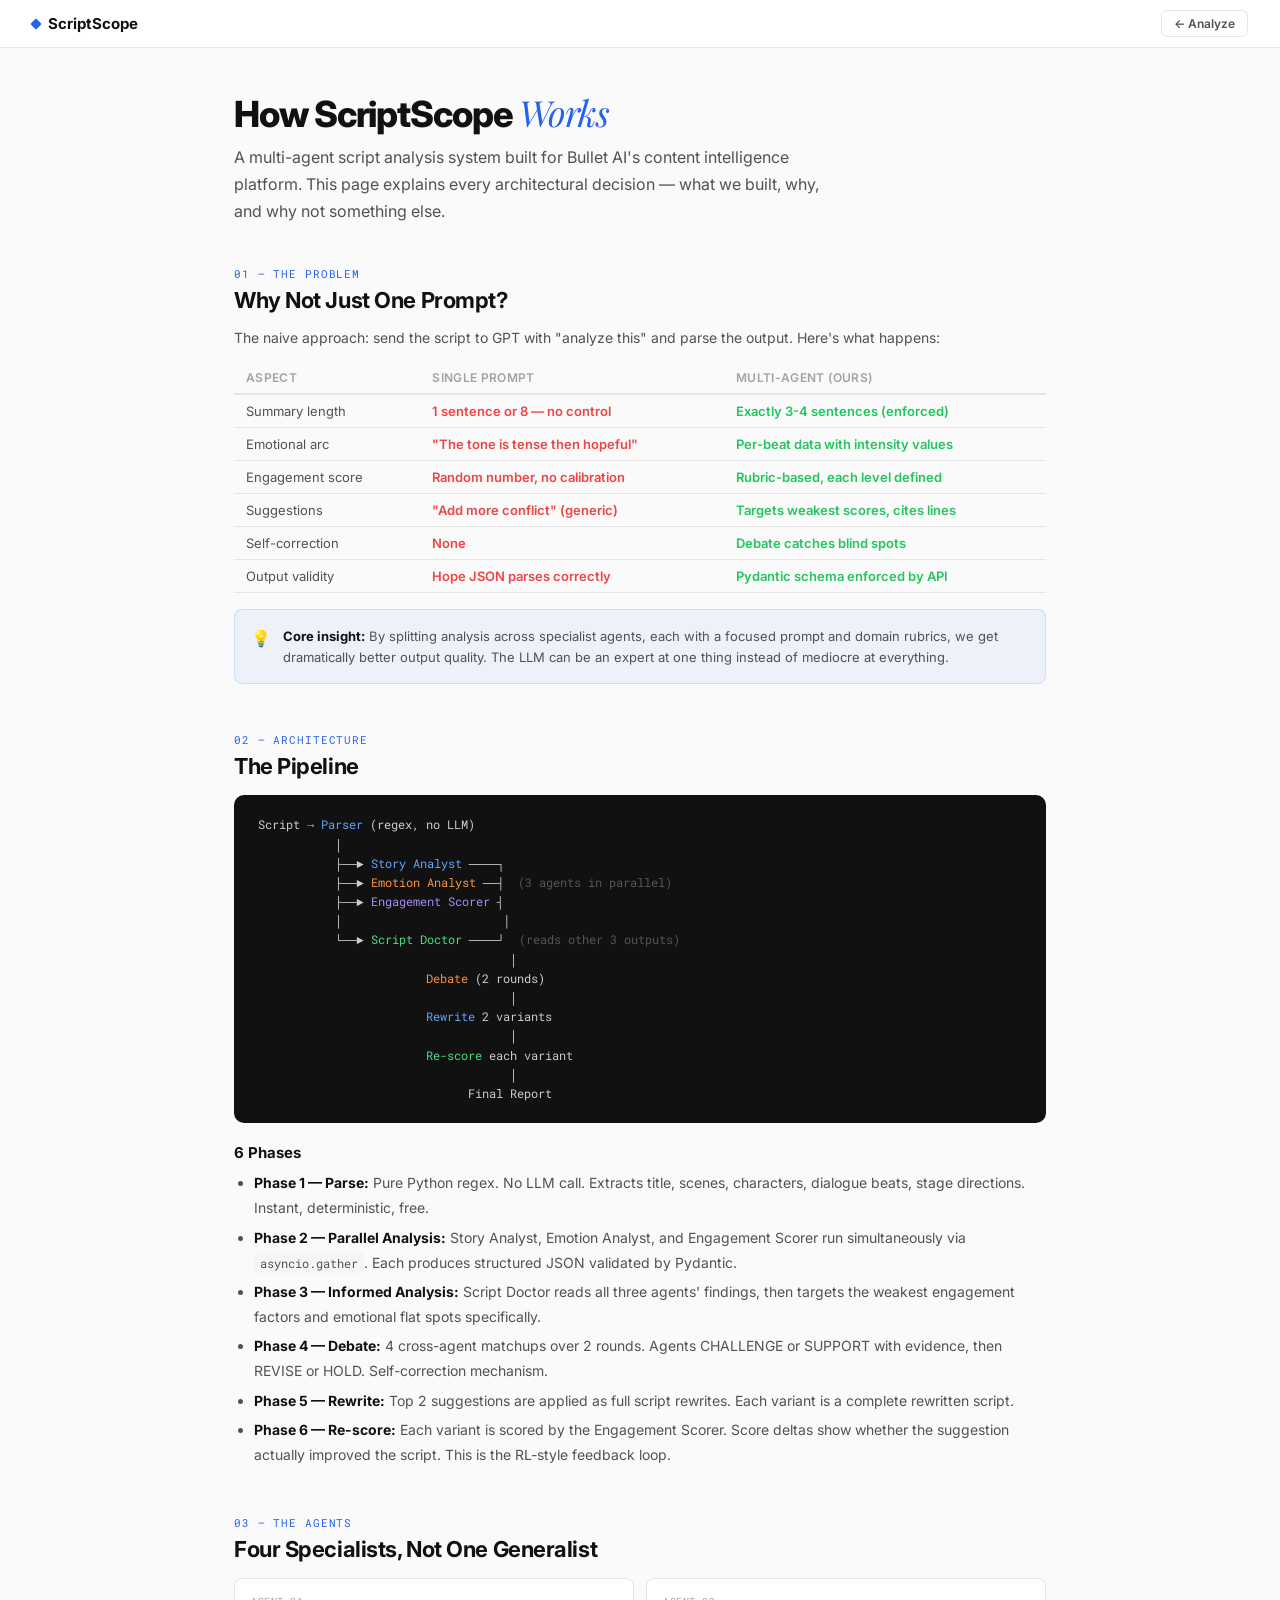
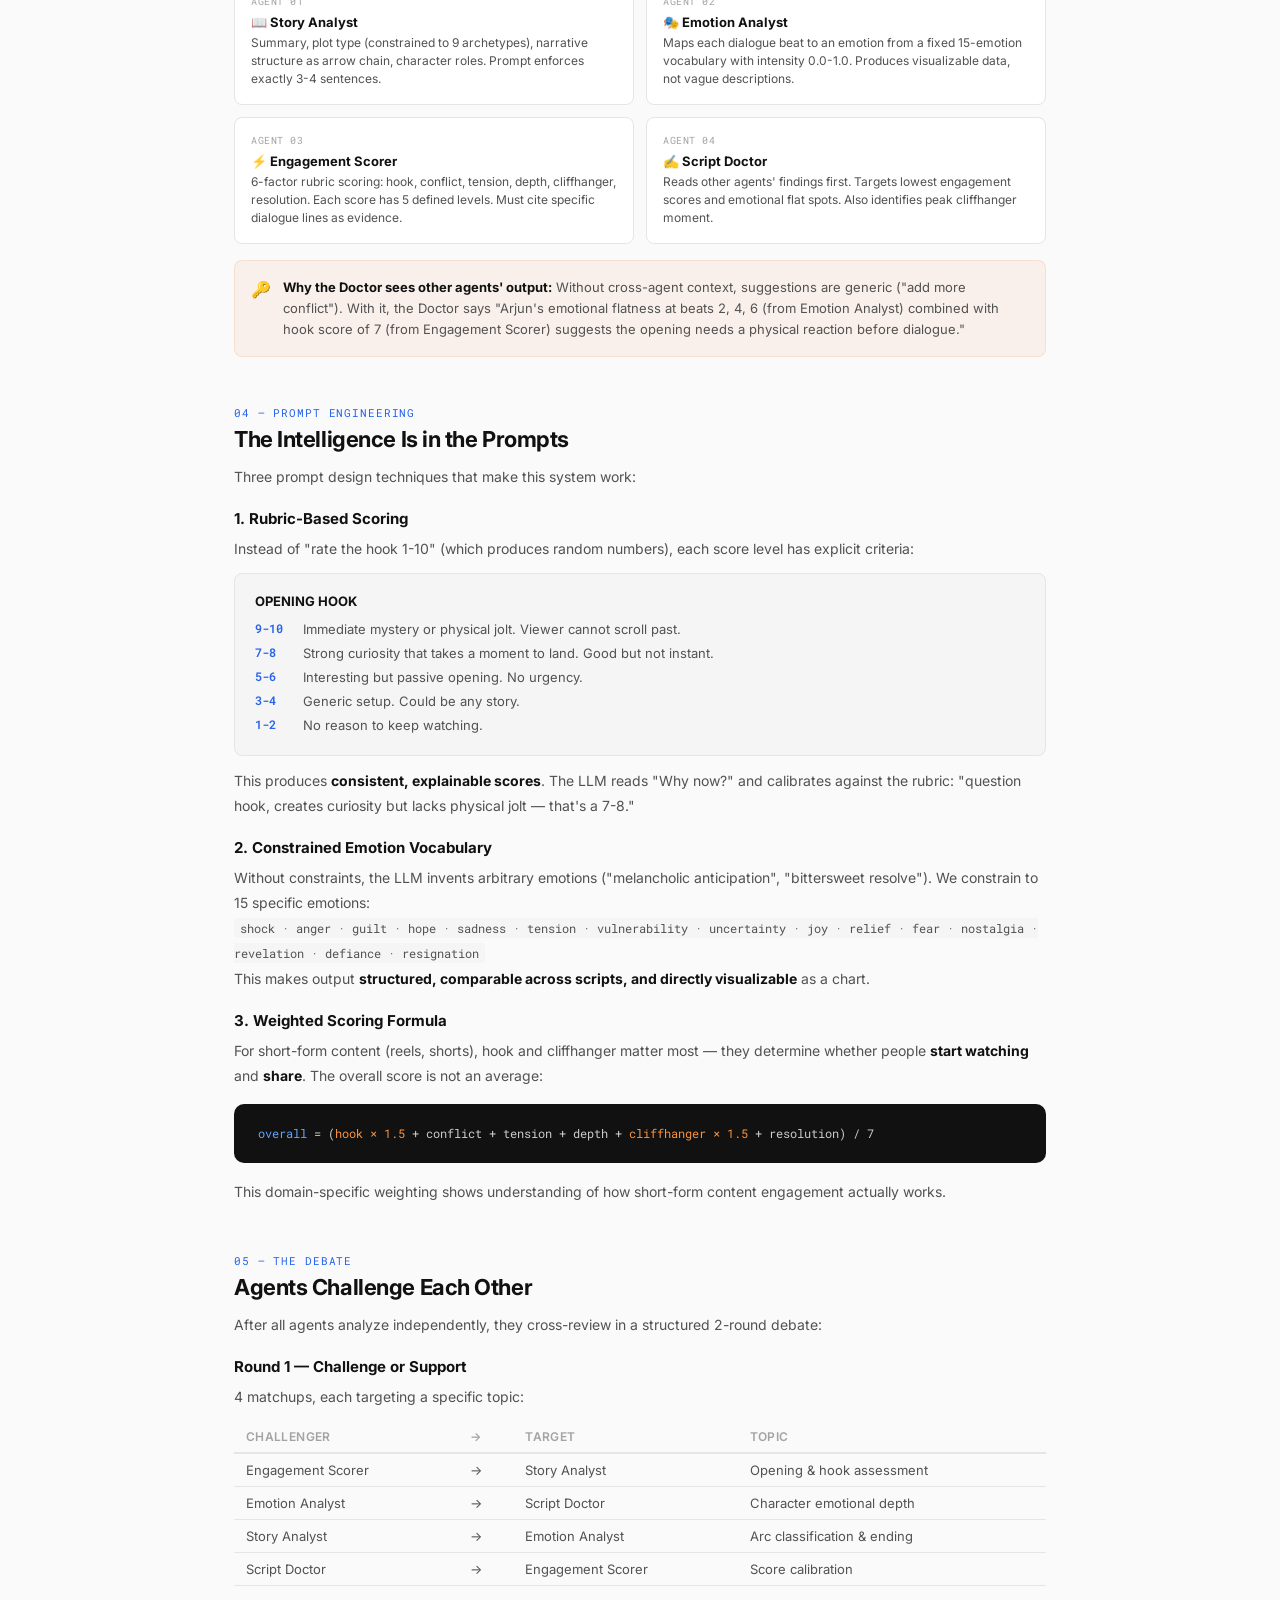
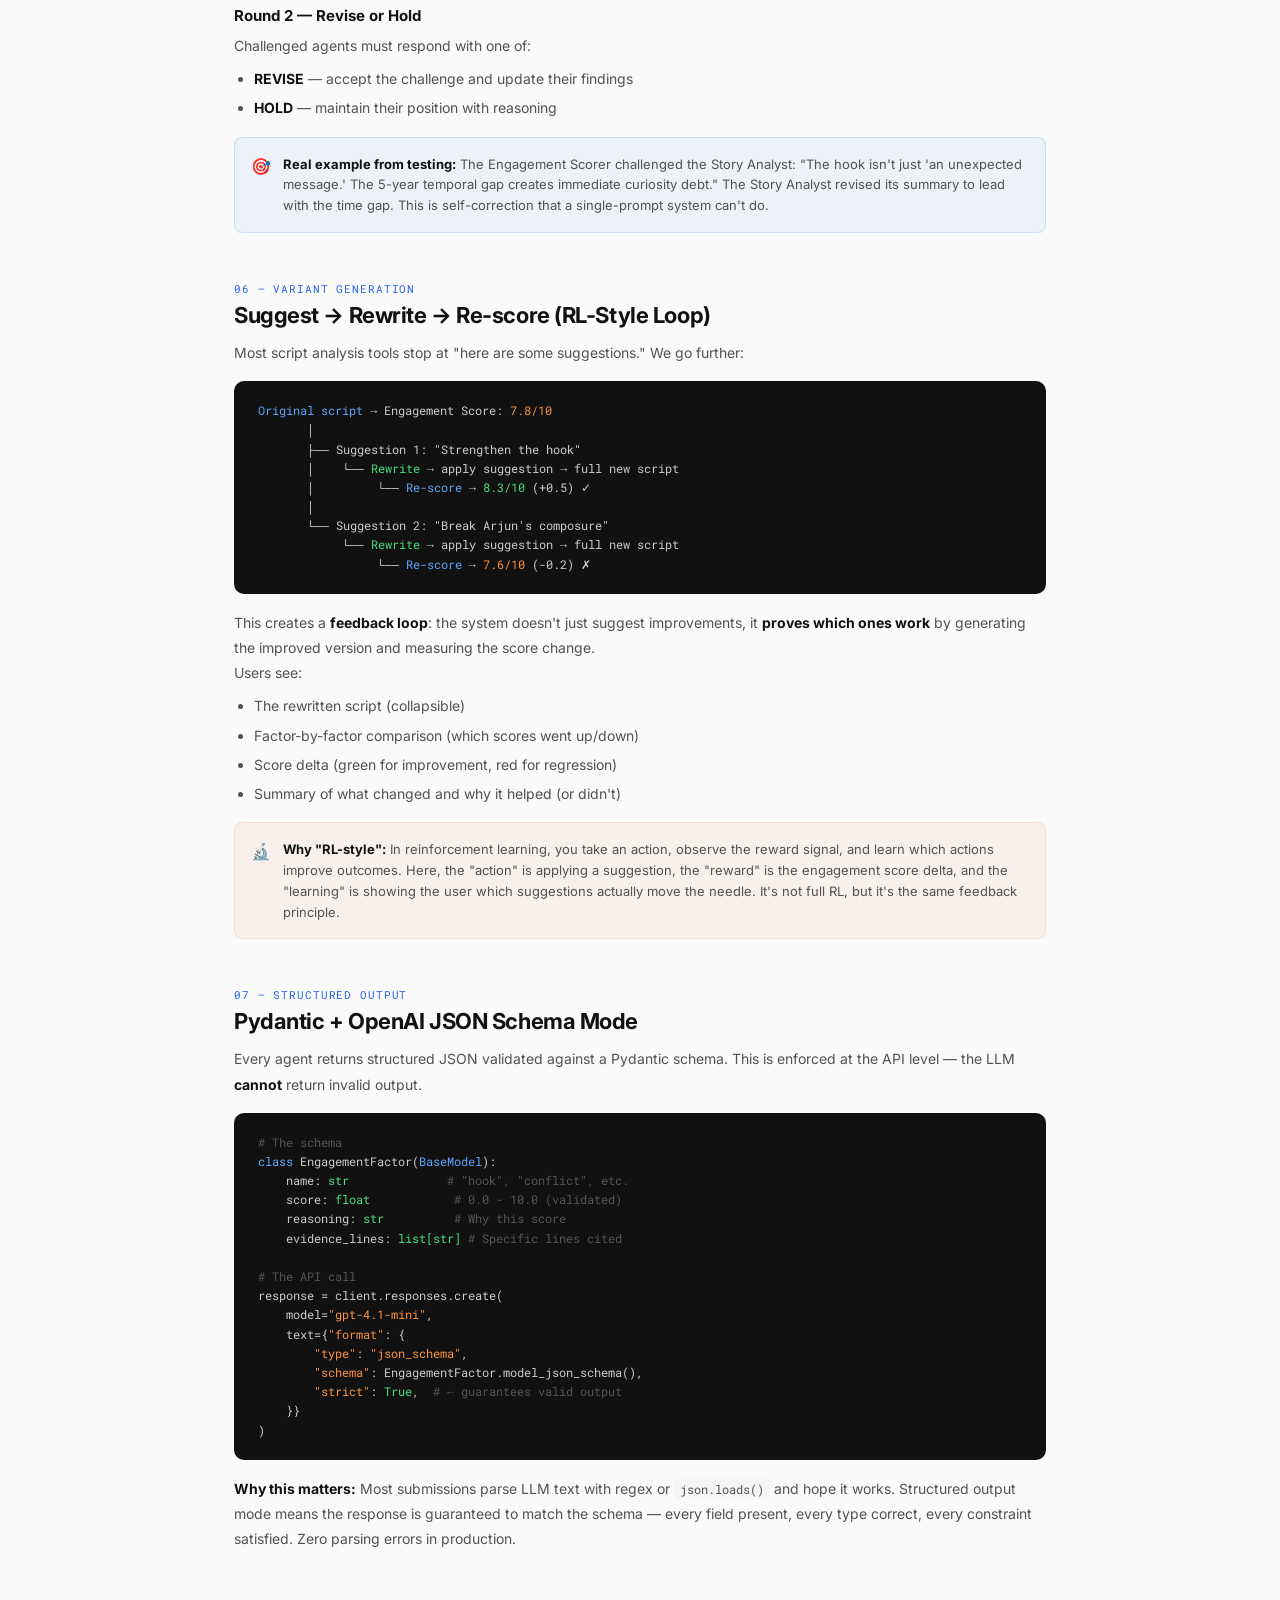
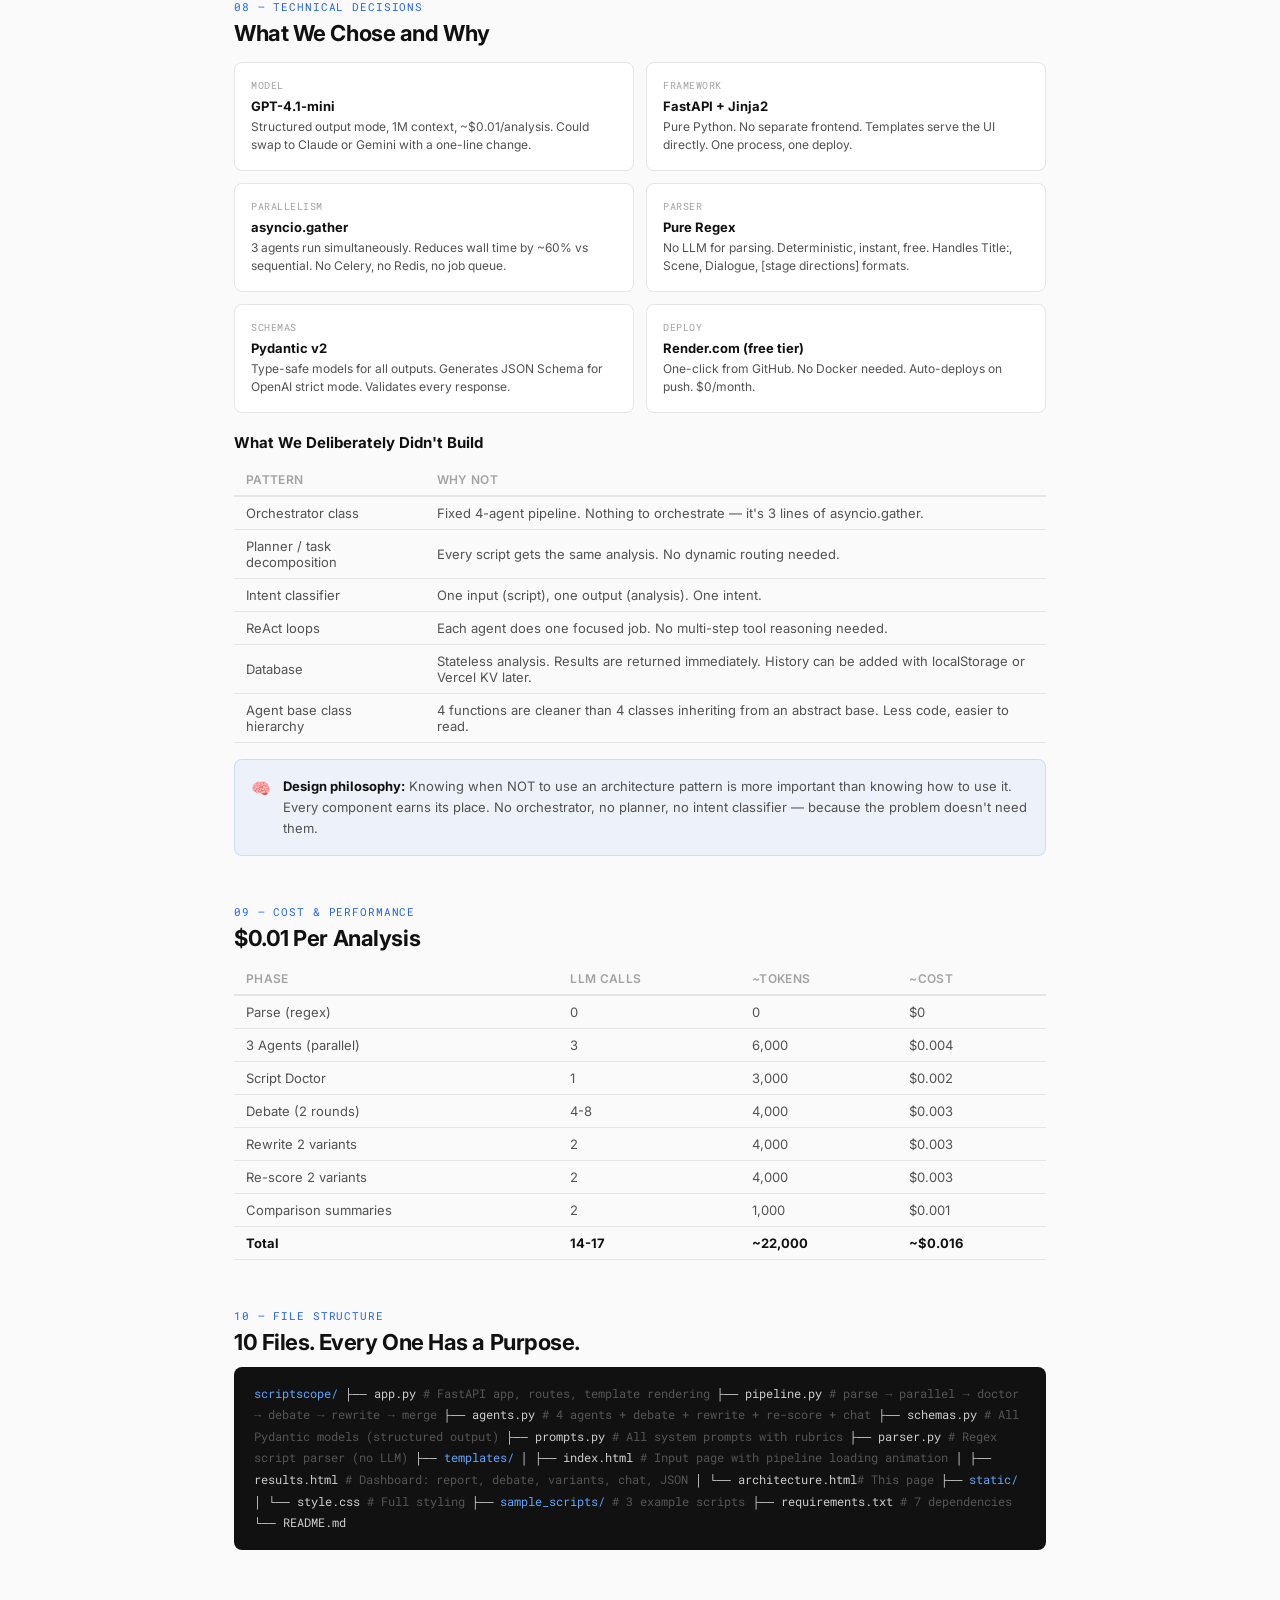
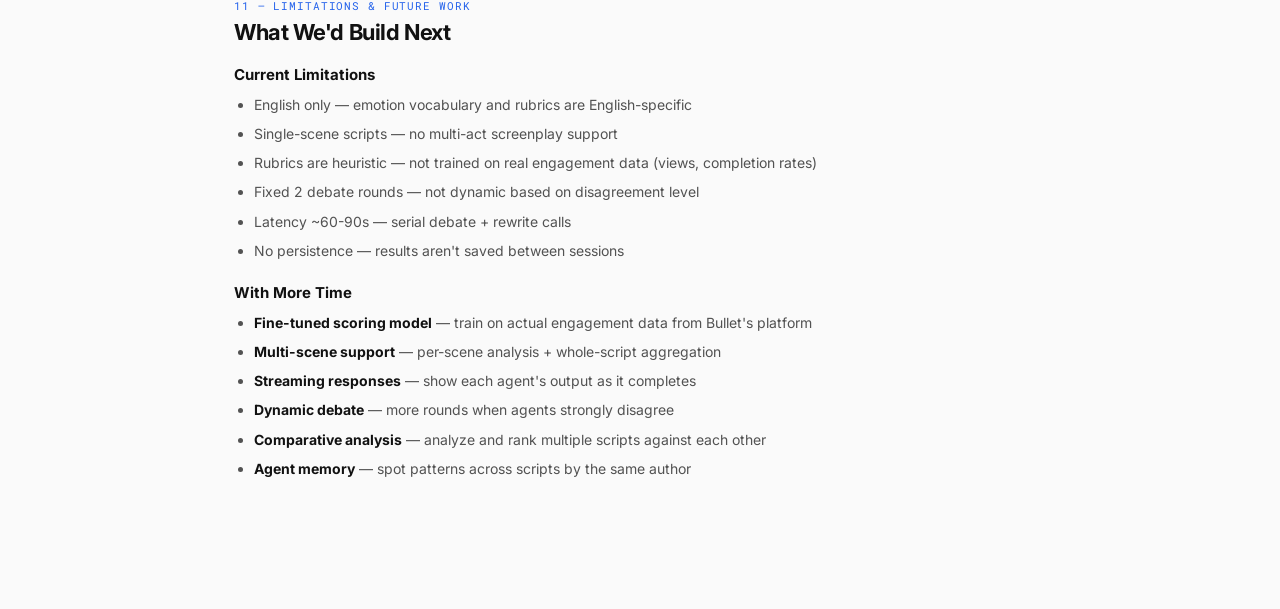
<file: templates/architecture.html>
<!DOCTYPE html>
<html lang="en">
<head>
<meta charset="UTF-8">
<meta name="viewport" content="width=device-width, initial-scale=1.0">
<title>ScriptScope — Architecture & Design</title>
<link href="https://fonts.googleapis.com/css2?family=Inter:wght@300;400;500;600;700;800&family=Roboto+Mono:wght@300;400;500&family=Playfair+Display:ital,wght@0,400;0,700;1,400&display=swap" rel="stylesheet">
<link rel="stylesheet" href="/static/style.css">
<style>
  .arch-page { max-width: 860px; margin: 0 auto; padding: 40px 24px 80px; }
  .arch-page h1 { font-size: 36px; font-weight: 800; letter-spacing: -.03em; margin-bottom: 8px; }
  .arch-page h1 em { font-family: 'Playfair Display', serif; font-style: italic; color: var(--blue); font-weight: 400; }
  .arch-page > p.lead { font-size: 16px; color: var(--text2); line-height: 1.7; margin-bottom: 40px; max-width: 600px; }

  .arch-section { margin-bottom: 48px; }
  .arch-section .s-num { font-family: 'Roboto Mono', monospace; font-size: 11px; color: var(--blue); letter-spacing: .08em; margin-bottom: 6px; }
  .arch-section h2 { font-size: 22px; font-weight: 700; letter-spacing: -.02em; margin-bottom: 12px; }
  .arch-section h3 { font-size: 15px; font-weight: 700; margin: 20px 0 8px; }
  .arch-section p, .arch-section li { font-size: 14px; color: var(--text2); line-height: 1.8; }
  .arch-section ul { padding-left: 20px; margin: 8px 0; }
  .arch-section li { margin-bottom: 4px; }
  .arch-section strong { color: var(--text); }
  .arch-section code { font-family: 'Roboto Mono', monospace; font-size: 12px; background: var(--panel); padding: 2px 6px; border-radius: 4px; }

  /* Diagram blocks */
  .diagram {
    background: var(--dark); color: #ccc; padding: 20px 24px; border-radius: 10px;
    font-family: 'Roboto Mono', monospace; font-size: 12px; line-height: 1.6;
    overflow-x: auto; margin: 16px 0; white-space: pre;
  }
  .diagram .hl-blue { color: #60a5fa; }
  .diagram .hl-green { color: #4ade80; }
  .diagram .hl-coral { color: #fb923c; }
  .diagram .hl-purple { color: #a78bfa; }
  .diagram .hl-dim { color: #555; }

  /* Decision cards */
  .decision-grid { display: grid; grid-template-columns: 1fr 1fr; gap: 12px; margin: 16px 0; }
  .decision-card {
    padding: 16px; border: 1px solid var(--border); border-radius: 8px;
    background: var(--white); transition: all .15s;
  }
  .decision-card:hover { border-color: var(--blue); }
  .decision-card .dc-label { font-family: 'Roboto Mono', monospace; font-size: 10px; color: var(--text3); text-transform: uppercase; letter-spacing: .05em; margin-bottom: 6px; }
  .decision-card h4 { font-size: 13px; font-weight: 700; margin-bottom: 4px; }
  .decision-card p { font-size: 12px; color: var(--text2); line-height: 1.5; }

  /* Comparison table */
  .cmp-table { width: 100%; border-collapse: collapse; margin: 12px 0; font-size: 13px; }
  .cmp-table th { text-align: left; font-weight: 600; padding: 8px 12px; border-bottom: 2px solid var(--border); font-size: 12px; color: var(--text3); text-transform: uppercase; letter-spacing: .03em; }
  .cmp-table td { padding: 8px 12px; border-bottom: 1px solid var(--border); color: var(--text2); }
  .cmp-table tr:hover td { background: var(--panel); }
  .cmp-table .good { color: var(--green); font-weight: 600; }
  .cmp-table .bad { color: var(--red); font-weight: 600; }

  /* Rubric example */
  .rubric-block {
    background: var(--panel); border: 1px solid var(--border); border-radius: 8px;
    padding: 16px 20px; margin: 12px 0; font-size: 13px; line-height: 1.7;
  }
  .rubric-block .rb-title { font-weight: 700; margin-bottom: 6px; }
  .rubric-block .rb-level { display: flex; gap: 8px; margin: 2px 0; }
  .rubric-block .rb-score { font-family: 'Roboto Mono', monospace; font-size: 12px; font-weight: 600; min-width: 40px; color: var(--blue); }
  .rubric-block .rb-desc { color: var(--text2); }

  /* File tree */
  .file-tree {
    background: var(--dark); color: #ccc; padding: 16px 20px; border-radius: 8px;
    font-family: 'Roboto Mono', monospace; font-size: 12px; line-height: 1.8; margin: 12px 0;
  }
  .file-tree .ft-dir { color: #60a5fa; }
  .file-tree .ft-file { color: #ccc; }
  .file-tree .ft-desc { color: #555; }

  /* Callout */
  .callout {
    display: flex; gap: 12px; padding: 16px; border-radius: 8px;
    margin: 16px 0; font-size: 13px; line-height: 1.6;
  }
  .callout-blue { background: var(--blue-bg); border: 1px solid var(--blue-border); }
  .callout-coral { background: var(--coral-bg); border: 1px solid rgba(232,112,64,.15); }
  .callout-icon { font-size: 16px; flex-shrink: 0; }
  .callout-text { color: var(--text2); }
  .callout-text strong { color: var(--text); }

  @media (max-width: 700px) {
    .decision-grid { grid-template-columns: 1fr; }
  }
</style>
</head>
<body>

<nav class="nav">
  <a href="/" class="nav-logo"><div class="d"></div> ScriptScope</a>
  <div class="nav-right">
    <a href="/" class="btn btn-sm">← Analyze</a>
  </div>
</nav>

<div class="arch-page">

  <h1>How ScriptScope <em>Works</em></h1>
  <p class="lead">A multi-agent script analysis system built for Bullet AI's content intelligence platform. This page explains every architectural decision — what we built, why, and why not something else.</p>

  <!-- ============================================ -->
  <!-- SECTION 1: THE PROBLEM -->
  <!-- ============================================ -->
  <div class="arch-section">
    <div class="s-num">01 — THE PROBLEM</div>
    <h2>Why Not Just One Prompt?</h2>
    <p>The naive approach: send the script to GPT with "analyze this" and parse the output. Here's what happens:</p>

    <table class="cmp-table">
      <tr><th>Aspect</th><th>Single Prompt</th><th>Multi-Agent (ours)</th></tr>
      <tr><td>Summary length</td><td class="bad">1 sentence or 8 — no control</td><td class="good">Exactly 3-4 sentences (enforced)</td></tr>
      <tr><td>Emotional arc</td><td class="bad">"The tone is tense then hopeful"</td><td class="good">Per-beat data with intensity values</td></tr>
      <tr><td>Engagement score</td><td class="bad">Random number, no calibration</td><td class="good">Rubric-based, each level defined</td></tr>
      <tr><td>Suggestions</td><td class="bad">"Add more conflict" (generic)</td><td class="good">Targets weakest scores, cites lines</td></tr>
      <tr><td>Self-correction</td><td class="bad">None</td><td class="good">Debate catches blind spots</td></tr>
      <tr><td>Output validity</td><td class="bad">Hope JSON parses correctly</td><td class="good">Pydantic schema enforced by API</td></tr>
    </table>

    <div class="callout callout-blue">
      <span class="callout-icon">💡</span>
      <div class="callout-text"><strong>Core insight:</strong> By splitting analysis across specialist agents, each with a focused prompt and domain rubrics, we get dramatically better output quality. The LLM can be an expert at one thing instead of mediocre at everything.</div>
    </div>
  </div>

  <!-- ============================================ -->
  <!-- SECTION 2: ARCHITECTURE -->
  <!-- ============================================ -->
  <div class="arch-section">
    <div class="s-num">02 — ARCHITECTURE</div>
    <h2>The Pipeline</h2>

    <div class="diagram">Script → <span class="hl-blue">Parser</span> (regex, no LLM)
           │
           ├──► <span class="hl-blue">Story Analyst</span> ────┐
           ├──► <span class="hl-coral">Emotion Analyst</span> ──┤  <span class="hl-dim">(3 agents in parallel)</span>
           ├──► <span class="hl-purple">Engagement Scorer</span> ┤
           │                       │
           └──► <span class="hl-green">Script Doctor</span> ────┘  <span class="hl-dim">(reads other 3 outputs)</span>
                                    │
                        <span class="hl-coral">Debate</span> (2 rounds)
                                    │
                        <span class="hl-blue">Rewrite</span> 2 variants
                                    │
                        <span class="hl-green">Re-score</span> each variant
                                    │
                              Final Report</div>

    <h3>6 Phases</h3>
    <ul>
      <li><strong>Phase 1 — Parse:</strong> Pure Python regex. No LLM call. Extracts title, scenes, characters, dialogue beats, stage directions. Instant, deterministic, free.</li>
      <li><strong>Phase 2 — Parallel Analysis:</strong> Story Analyst, Emotion Analyst, and Engagement Scorer run simultaneously via <code>asyncio.gather</code>. Each produces structured JSON validated by Pydantic.</li>
      <li><strong>Phase 3 — Informed Analysis:</strong> Script Doctor reads all three agents' findings, then targets the weakest engagement factors and emotional flat spots specifically.</li>
      <li><strong>Phase 4 — Debate:</strong> 4 cross-agent matchups over 2 rounds. Agents CHALLENGE or SUPPORT with evidence, then REVISE or HOLD. Self-correction mechanism.</li>
      <li><strong>Phase 5 — Rewrite:</strong> Top 2 suggestions are applied as full script rewrites. Each variant is a complete rewritten script.</li>
      <li><strong>Phase 6 — Re-score:</strong> Each variant is scored by the Engagement Scorer. Score deltas show whether the suggestion actually improved the script. This is the RL-style feedback loop.</li>
    </ul>
  </div>

  <!-- ============================================ -->
  <!-- SECTION 3: THE 4 AGENTS -->
  <!-- ============================================ -->
  <div class="arch-section">
    <div class="s-num">03 — THE AGENTS</div>
    <h2>Four Specialists, Not One Generalist</h2>

    <div class="decision-grid">
      <div class="decision-card">
        <div class="dc-label">Agent 01</div>
        <h4>📖 Story Analyst</h4>
        <p>Summary, plot type (constrained to 9 archetypes), narrative structure as arrow chain, character roles. Prompt enforces exactly 3-4 sentences.</p>
      </div>
      <div class="decision-card">
        <div class="dc-label">Agent 02</div>
        <h4>🎭 Emotion Analyst</h4>
        <p>Maps each dialogue beat to an emotion from a fixed 15-emotion vocabulary with intensity 0.0-1.0. Produces visualizable data, not vague descriptions.</p>
      </div>
      <div class="decision-card">
        <div class="dc-label">Agent 03</div>
        <h4>⚡ Engagement Scorer</h4>
        <p>6-factor rubric scoring: hook, conflict, tension, depth, cliffhanger, resolution. Each score has 5 defined levels. Must cite specific dialogue lines as evidence.</p>
      </div>
      <div class="decision-card">
        <div class="dc-label">Agent 04</div>
        <h4>✍️ Script Doctor</h4>
        <p>Reads other agents' findings first. Targets lowest engagement scores and emotional flat spots. Also identifies peak cliffhanger moment.</p>
      </div>
    </div>

    <div class="callout callout-coral">
      <span class="callout-icon">🔑</span>
      <div class="callout-text"><strong>Why the Doctor sees other agents' output:</strong> Without cross-agent context, suggestions are generic ("add more conflict"). With it, the Doctor says "Arjun's emotional flatness at beats 2, 4, 6 (from Emotion Analyst) combined with hook score of 7 (from Engagement Scorer) suggests the opening needs a physical reaction before dialogue."</div>
    </div>
  </div>

  <!-- ============================================ -->
  <!-- SECTION 4: PROMPT ENGINEERING -->
  <!-- ============================================ -->
  <div class="arch-section">
    <div class="s-num">04 — PROMPT ENGINEERING</div>
    <h2>The Intelligence Is in the Prompts</h2>

    <p>Three prompt design techniques that make this system work:</p>

    <h3>1. Rubric-Based Scoring</h3>
    <p>Instead of "rate the hook 1-10" (which produces random numbers), each score level has explicit criteria:</p>

    <div class="rubric-block">
      <div class="rb-title">OPENING HOOK</div>
      <div class="rb-level"><span class="rb-score">9-10</span><span class="rb-desc">Immediate mystery or physical jolt. Viewer cannot scroll past.</span></div>
      <div class="rb-level"><span class="rb-score">7-8</span><span class="rb-desc">Strong curiosity that takes a moment to land. Good but not instant.</span></div>
      <div class="rb-level"><span class="rb-score">5-6</span><span class="rb-desc">Interesting but passive opening. No urgency.</span></div>
      <div class="rb-level"><span class="rb-score">3-4</span><span class="rb-desc">Generic setup. Could be any story.</span></div>
      <div class="rb-level"><span class="rb-score">1-2</span><span class="rb-desc">No reason to keep watching.</span></div>
    </div>

    <p>This produces <strong>consistent, explainable scores</strong>. The LLM reads "Why now?" and calibrates against the rubric: "question hook, creates curiosity but lacks physical jolt — that's a 7-8."</p>

    <h3>2. Constrained Emotion Vocabulary</h3>
    <p>Without constraints, the LLM invents arbitrary emotions ("melancholic anticipation", "bittersweet resolve"). We constrain to 15 specific emotions:</p>
    <p><code>shock · anger · guilt · hope · sadness · tension · vulnerability · uncertainty · joy · relief · fear · nostalgia · revelation · defiance · resignation</code></p>
    <p>This makes output <strong>structured, comparable across scripts, and directly visualizable</strong> as a chart.</p>

    <h3>3. Weighted Scoring Formula</h3>
    <p>For short-form content (reels, shorts), hook and cliffhanger matter most — they determine whether people <strong>start watching</strong> and <strong>share</strong>. The overall score is not an average:</p>
    <div class="diagram"><span class="hl-blue">overall</span> = (<span class="hl-coral">hook × 1.5</span> + conflict + tension + depth + <span class="hl-coral">cliffhanger × 1.5</span> + resolution) / 7</div>
    <p>This domain-specific weighting shows understanding of how short-form content engagement actually works.</p>
  </div>

  <!-- ============================================ -->
  <!-- SECTION 5: THE DEBATE -->
  <!-- ============================================ -->
  <div class="arch-section">
    <div class="s-num">05 — THE DEBATE</div>
    <h2>Agents Challenge Each Other</h2>

    <p>After all agents analyze independently, they cross-review in a structured 2-round debate:</p>

    <h3>Round 1 — Challenge or Support</h3>
    <p>4 matchups, each targeting a specific topic:</p>
    <table class="cmp-table">
      <tr><th>Challenger</th><th>→</th><th>Target</th><th>Topic</th></tr>
      <tr><td>Engagement Scorer</td><td>→</td><td>Story Analyst</td><td>Opening & hook assessment</td></tr>
      <tr><td>Emotion Analyst</td><td>→</td><td>Script Doctor</td><td>Character emotional depth</td></tr>
      <tr><td>Story Analyst</td><td>→</td><td>Emotion Analyst</td><td>Arc classification & ending</td></tr>
      <tr><td>Script Doctor</td><td>→</td><td>Engagement Scorer</td><td>Score calibration</td></tr>
    </table>

    <h3>Round 2 — Revise or Hold</h3>
    <p>Challenged agents must respond with one of:</p>
    <ul>
      <li><strong>REVISE</strong> — accept the challenge and update their findings</li>
      <li><strong>HOLD</strong> — maintain their position with reasoning</li>
    </ul>

    <div class="callout callout-blue">
      <span class="callout-icon">🎯</span>
      <div class="callout-text"><strong>Real example from testing:</strong> The Engagement Scorer challenged the Story Analyst: "The hook isn't just 'an unexpected message.' The 5-year temporal gap creates immediate curiosity debt." The Story Analyst revised its summary to lead with the time gap. This is self-correction that a single-prompt system can't do.</div>
    </div>
  </div>

  <!-- ============================================ -->
  <!-- SECTION 6: VARIANT GENERATION -->
  <!-- ============================================ -->
  <div class="arch-section">
    <div class="s-num">06 — VARIANT GENERATION</div>
    <h2>Suggest → Rewrite → Re-score (RL-Style Loop)</h2>

    <p>Most script analysis tools stop at "here are some suggestions." We go further:</p>

    <div class="diagram"><span class="hl-blue">Original script</span> → Engagement Score: <span class="hl-coral">7.8/10</span>
       │
       ├── Suggestion 1: "Strengthen the hook"
       │    └── <span class="hl-green">Rewrite</span> → apply suggestion → full new script
       │         └── <span class="hl-blue">Re-score</span> → <span class="hl-green">8.3/10</span> (+0.5) ✓
       │
       └── Suggestion 2: "Break Arjun's composure"
            └── <span class="hl-green">Rewrite</span> → apply suggestion → full new script
                 └── <span class="hl-blue">Re-score</span> → <span class="hl-coral">7.6/10</span> (-0.2) ✗</div>

    <p>This creates a <strong>feedback loop</strong>: the system doesn't just suggest improvements, it <strong>proves which ones work</strong> by generating the improved version and measuring the score change.</p>

    <p>Users see:</p>
    <ul>
      <li>The rewritten script (collapsible)</li>
      <li>Factor-by-factor comparison (which scores went up/down)</li>
      <li>Score delta (green for improvement, red for regression)</li>
      <li>Summary of what changed and why it helped (or didn't)</li>
    </ul>

    <div class="callout callout-coral">
      <span class="callout-icon">🔬</span>
      <div class="callout-text"><strong>Why "RL-style":</strong> In reinforcement learning, you take an action, observe the reward signal, and learn which actions improve outcomes. Here, the "action" is applying a suggestion, the "reward" is the engagement score delta, and the "learning" is showing the user which suggestions actually move the needle. It's not full RL, but it's the same feedback principle.</div>
    </div>
  </div>

  <!-- ============================================ -->
  <!-- SECTION 7: STRUCTURED OUTPUT -->
  <!-- ============================================ -->
  <div class="arch-section">
    <div class="s-num">07 — STRUCTURED OUTPUT</div>
    <h2>Pydantic + OpenAI JSON Schema Mode</h2>

    <p>Every agent returns structured JSON validated against a Pydantic schema. This is enforced at the API level — the LLM <strong>cannot</strong> return invalid output.</p>

    <div class="diagram"><span class="hl-dim"># The schema</span>
<span class="hl-blue">class</span> EngagementFactor(<span class="hl-blue">BaseModel</span>):
    name: <span class="hl-green">str</span>              <span class="hl-dim"># "hook", "conflict", etc.</span>
    score: <span class="hl-green">float</span>            <span class="hl-dim"># 0.0 - 10.0 (validated)</span>
    reasoning: <span class="hl-green">str</span>          <span class="hl-dim"># Why this score</span>
    evidence_lines: <span class="hl-green">list[str]</span> <span class="hl-dim"># Specific lines cited</span>

<span class="hl-dim"># The API call</span>
response = client.responses.create(
    model=<span class="hl-coral">"gpt-4.1-mini"</span>,
    text={<span class="hl-coral">"format"</span>: {
        <span class="hl-coral">"type"</span>: <span class="hl-coral">"json_schema"</span>,
        <span class="hl-coral">"schema"</span>: EngagementFactor.model_json_schema(),
        <span class="hl-coral">"strict"</span>: <span class="hl-green">True</span>,  <span class="hl-dim"># ← guarantees valid output</span>
    }}
)</div>

    <p><strong>Why this matters:</strong> Most submissions parse LLM text with regex or <code>json.loads()</code> and hope it works. Structured output mode means the response is guaranteed to match the schema — every field present, every type correct, every constraint satisfied. Zero parsing errors in production.</p>
  </div>

  <!-- ============================================ -->
  <!-- SECTION 8: TECHNICAL DECISIONS -->
  <!-- ============================================ -->
  <div class="arch-section">
    <div class="s-num">08 — TECHNICAL DECISIONS</div>
    <h2>What We Chose and Why</h2>

    <div class="decision-grid">
      <div class="decision-card">
        <div class="dc-label">Model</div>
        <h4>GPT-4.1-mini</h4>
        <p>Structured output mode, 1M context, ~$0.01/analysis. Could swap to Claude or Gemini with a one-line change.</p>
      </div>
      <div class="decision-card">
        <div class="dc-label">Framework</div>
        <h4>FastAPI + Jinja2</h4>
        <p>Pure Python. No separate frontend. Templates serve the UI directly. One process, one deploy.</p>
      </div>
      <div class="decision-card">
        <div class="dc-label">Parallelism</div>
        <h4>asyncio.gather</h4>
        <p>3 agents run simultaneously. Reduces wall time by ~60% vs sequential. No Celery, no Redis, no job queue.</p>
      </div>
      <div class="decision-card">
        <div class="dc-label">Parser</div>
        <h4>Pure Regex</h4>
        <p>No LLM for parsing. Deterministic, instant, free. Handles Title:, Scene, Dialogue, [stage directions] formats.</p>
      </div>
      <div class="decision-card">
        <div class="dc-label">Schemas</div>
        <h4>Pydantic v2</h4>
        <p>Type-safe models for all outputs. Generates JSON Schema for OpenAI strict mode. Validates every response.</p>
      </div>
      <div class="decision-card">
        <div class="dc-label">Deploy</div>
        <h4>Render.com (free tier)</h4>
        <p>One-click from GitHub. No Docker needed. Auto-deploys on push. $0/month.</p>
      </div>
    </div>

    <h3>What We Deliberately Didn't Build</h3>
    <table class="cmp-table">
      <tr><th>Pattern</th><th>Why Not</th></tr>
      <tr><td>Orchestrator class</td><td>Fixed 4-agent pipeline. Nothing to orchestrate — it's 3 lines of asyncio.gather.</td></tr>
      <tr><td>Planner / task decomposition</td><td>Every script gets the same analysis. No dynamic routing needed.</td></tr>
      <tr><td>Intent classifier</td><td>One input (script), one output (analysis). One intent.</td></tr>
      <tr><td>ReAct loops</td><td>Each agent does one focused job. No multi-step tool reasoning needed.</td></tr>
      <tr><td>Database</td><td>Stateless analysis. Results are returned immediately. History can be added with localStorage or Vercel KV later.</td></tr>
      <tr><td>Agent base class hierarchy</td><td>4 functions are cleaner than 4 classes inheriting from an abstract base. Less code, easier to read.</td></tr>
    </table>

    <div class="callout callout-blue">
      <span class="callout-icon">🧠</span>
      <div class="callout-text"><strong>Design philosophy:</strong> Knowing when NOT to use an architecture pattern is more important than knowing how to use it. Every component earns its place. No orchestrator, no planner, no intent classifier — because the problem doesn't need them.</div>
    </div>
  </div>

  <!-- ============================================ -->
  <!-- SECTION 9: COST & PERFORMANCE -->
  <!-- ============================================ -->
  <div class="arch-section">
    <div class="s-num">09 — COST & PERFORMANCE</div>
    <h2>$0.01 Per Analysis</h2>

    <table class="cmp-table">
      <tr><th>Phase</th><th>LLM Calls</th><th>~Tokens</th><th>~Cost</th></tr>
      <tr><td>Parse (regex)</td><td>0</td><td>0</td><td>$0</td></tr>
      <tr><td>3 Agents (parallel)</td><td>3</td><td>6,000</td><td>$0.004</td></tr>
      <tr><td>Script Doctor</td><td>1</td><td>3,000</td><td>$0.002</td></tr>
      <tr><td>Debate (2 rounds)</td><td>4-8</td><td>4,000</td><td>$0.003</td></tr>
      <tr><td>Rewrite 2 variants</td><td>2</td><td>4,000</td><td>$0.003</td></tr>
      <tr><td>Re-score 2 variants</td><td>2</td><td>4,000</td><td>$0.003</td></tr>
      <tr><td>Comparison summaries</td><td>2</td><td>1,000</td><td>$0.001</td></tr>
      <tr><td><strong>Total</strong></td><td><strong>14-17</strong></td><td><strong>~22,000</strong></td><td><strong>~$0.016</strong></td></tr>
    </table>
  </div>

  <!-- ============================================ -->
  <!-- SECTION 10: FILE STRUCTURE -->
  <!-- ============================================ -->
  <div class="arch-section">
    <div class="s-num">10 — FILE STRUCTURE</div>
    <h2>10 Files. Every One Has a Purpose.</h2>

    <div class="file-tree"><span class="ft-dir">scriptscope/</span>
├── <span class="ft-file">app.py</span>              <span class="ft-desc"># FastAPI app, routes, template rendering</span>
├── <span class="ft-file">pipeline.py</span>         <span class="ft-desc"># parse → parallel → doctor → debate → rewrite → merge</span>
├── <span class="ft-file">agents.py</span>           <span class="ft-desc"># 4 agents + debate + rewrite + re-score + chat</span>
├── <span class="ft-file">schemas.py</span>          <span class="ft-desc"># All Pydantic models (structured output)</span>
├── <span class="ft-file">prompts.py</span>          <span class="ft-desc"># All system prompts with rubrics</span>
├── <span class="ft-file">parser.py</span>           <span class="ft-desc"># Regex script parser (no LLM)</span>
├── <span class="ft-dir">templates/</span>
│   ├── <span class="ft-file">index.html</span>      <span class="ft-desc"># Input page with pipeline loading animation</span>
│   ├── <span class="ft-file">results.html</span>    <span class="ft-desc"># Dashboard: report, debate, variants, chat, JSON</span>
│   └── <span class="ft-file">architecture.html</span><span class="ft-desc"># This page</span>
├── <span class="ft-dir">static/</span>
│   └── <span class="ft-file">style.css</span>       <span class="ft-desc"># Full styling</span>
├── <span class="ft-dir">sample_scripts/</span>     <span class="ft-desc"># 3 example scripts</span>
├── <span class="ft-file">requirements.txt</span>    <span class="ft-desc"># 7 dependencies</span>
└── <span class="ft-file">README.md</span></div>
  </div>

  <!-- ============================================ -->
  <!-- SECTION 11: LIMITATIONS -->
  <!-- ============================================ -->
  <div class="arch-section">
    <div class="s-num">11 — LIMITATIONS & FUTURE WORK</div>
    <h2>What We'd Build Next</h2>

    <h3>Current Limitations</h3>
    <ul>
      <li>English only — emotion vocabulary and rubrics are English-specific</li>
      <li>Single-scene scripts — no multi-act screenplay support</li>
      <li>Rubrics are heuristic — not trained on real engagement data (views, completion rates)</li>
      <li>Fixed 2 debate rounds — not dynamic based on disagreement level</li>
      <li>Latency ~60-90s — serial debate + rewrite calls</li>
      <li>No persistence — results aren't saved between sessions</li>
    </ul>

    <h3>With More Time</h3>
    <ul>
      <li><strong>Fine-tuned scoring model</strong> — train on actual engagement data from Bullet's platform</li>
      <li><strong>Multi-scene support</strong> — per-scene analysis + whole-script aggregation</li>
      <li><strong>Streaming responses</strong> — show each agent's output as it completes</li>
      <li><strong>Dynamic debate</strong> — more rounds when agents strongly disagree</li>
      <li><strong>Comparative analysis</strong> — analyze and rank multiple scripts against each other</li>
      <li><strong>Agent memory</strong> — spot patterns across scripts by the same author</li>
    </ul>
  </div>

</div>

</body>
</html>
</file>
<file: static/style.css>
:root {
  --bg: #fafafa;
  --white: #ffffff;
  --panel: #f5f5f5;
  --dark: #111111;
  --dark2: #1a1a1a;
  --border: #e5e5e5;
  --border2: #d4d4d4;
  --text: #111;
  --text2: #525252;
  --text3: #a3a3a3;
  --text4: #d4d4d4;
  --blue: #2563EB;
  --blue-bg: rgba(37,99,235,0.06);
  --blue-border: rgba(37,99,235,0.15);
  --coral: #E87040;
  --coral-bg: rgba(232,112,64,0.07);
  --green: #22C55E;
  --green-bg: rgba(34,197,94,0.07);
  --purple: #8B5CF6;
  --purple-bg: rgba(139,92,246,0.06);
  --orange: #F97316;
  --orange-bg: rgba(249,115,22,0.06);
  --red: #EF4444;
  --yellow: #EAB308;
  --teal: #1B2A3A;
  --r: 10px;
  --rs: 6px;
}
* { margin: 0; padding: 0; box-sizing: border-box; }
body { font-family: 'Inter', -apple-system, sans-serif; background: var(--bg); color: var(--text); -webkit-font-smoothing: antialiased; }

/* Nav */
.nav { display: flex; align-items: center; justify-content: space-between; padding: 0 32px; height: 48px; background: var(--white); border-bottom: 1px solid var(--border); position: sticky; top: 0; z-index: 100; }
.nav-logo { display: flex; align-items: center; gap: 8px; font-weight: 700; font-size: 15px; text-decoration: none; color: var(--text); }
.nav-logo .d { width: 8px; height: 8px; background: var(--blue); transform: rotate(45deg); border-radius: 1px; }
.nav-right { display: flex; gap: 8px; align-items: center; }

/* Buttons */
.btn { padding: 8px 20px; border-radius: var(--rs); font-size: 13px; font-weight: 600; cursor: pointer; border: 1px solid var(--border); background: var(--white); color: var(--text2); font-family: inherit; transition: all .15s; text-decoration: none; display: inline-flex; align-items: center; gap: 6px; }
.btn:hover { border-color: var(--border2); color: var(--text); }
.btn-blue { background: var(--blue); border-color: var(--blue); color: #fff; }
.btn-blue:hover { opacity: .9; }
.btn-sm { padding: 5px 12px; font-size: 12px; }

/* Layout */
.split { display: flex; min-height: calc(100vh - 48px); }
.split-left { flex: 1; padding: 40px; background: var(--white); border-right: 1px solid var(--border); overflow-y: auto; }
.split-right { flex: 1; padding: 40px; background: var(--panel); overflow-y: auto; }

/* Input page */
.hero-badge { display: inline-flex; align-items: center; gap: 6px; padding: 4px 14px; border-radius: 20px; font-size: 11px; font-weight: 600; background: var(--blue-bg); color: var(--blue); border: 1px solid var(--blue-border); margin-bottom: 16px; }
.hero-badge .dot { width: 6px; height: 6px; border-radius: 50%; background: var(--green); animation: pulse 2s infinite; }
@keyframes pulse { 0%,100%{opacity:1} 50%{opacity:.3} }
.hero-title { font-size: 40px; font-weight: 800; letter-spacing: -.03em; line-height: 1.05; margin-bottom: 12px; }
.hero-title em { font-family: 'Playfair Display', Georgia, serif; font-style: italic; color: var(--blue); font-weight: 400; }
.hero-desc { font-size: 15px; color: var(--text2); max-width: 440px; line-height: 1.6; margin-bottom: 28px; }
.agent-pills { display: flex; gap: 8px; flex-wrap: wrap; margin-bottom: 28px; }
.agent-pill { display: flex; align-items: center; gap: 6px; padding: 6px 14px; border-radius: 20px; font-size: 12px; font-weight: 500; border: 1px solid var(--border); background: var(--white); }
.pill-dot { width: 6px; height: 6px; border-radius: 50%; }

/* Input card */
.input-card { background: var(--white); border: 1px solid var(--border); border-radius: var(--r); overflow: hidden; }
.input-header { display: flex; align-items: center; justify-content: space-between; padding: 12px 16px; border-bottom: 1px solid var(--border); font-size: 13px; font-weight: 600; }
.script-area { width: 100%; min-height: 280px; padding: 16px; border: none; background: transparent; font-family: 'Roboto Mono', 'SF Mono', monospace; font-size: 12.5px; line-height: 1.8; color: var(--text); resize: vertical; outline: none; }
.input-footer { display: flex; align-items: center; justify-content: space-between; padding: 12px 16px; border-top: 1px solid var(--border); background: var(--panel); }
.char-info { font-family: 'Roboto Mono', monospace; font-size: 11px; color: var(--text3); }
.sample-select { padding: 6px 12px; border-radius: var(--rs); border: 1px solid var(--border); font-size: 12px; font-family: inherit; background: var(--white); color: var(--text2); }

/* Error */
.error-box { padding: 12px 16px; border-radius: var(--rs); background: rgba(239,68,68,.06); border: 1px solid rgba(239,68,68,.15); color: var(--red); font-size: 13px; margin-bottom: 16px; }

/* Phase flow */
.phase-flow { display: flex; gap: 0; margin-top: 24px; }
.phase-card { flex: 1; padding: 14px; border: 1px solid var(--border); background: var(--white); position: relative; }
.phase-card:not(:last-child)::after { content: '→'; position: absolute; right: -14px; top: 50%; transform: translateY(-50%); color: var(--text4); font-size: 14px; z-index: 1; }
.phase-card .p-num { font-family: 'Roboto Mono', monospace; font-size: 10px; color: var(--text3); margin-bottom: 4px; }
.phase-card .p-icon { font-size: 16px; margin-bottom: 4px; }
.phase-card h4 { font-size: 11px; font-weight: 600; }
.phase-card p { font-size: 10px; color: var(--text3); line-height: 1.3; }

/* ===== RESULTS PAGE ===== */

/* Report banner */
.report-banner { background: var(--teal); color: #fff; padding: 20px 24px; border-radius: var(--r); margin-bottom: 24px; }
.report-banner .r-label { font-family: 'Roboto Mono', monospace; font-size: 10px; letter-spacing: .12em; color: rgba(255,255,255,.5); margin-bottom: 4px; }
.report-banner h2 { font-size: 22px; font-weight: 700; letter-spacing: -.02em; }
.report-banner .r-meta { font-family: 'Roboto Mono', monospace; font-size: 11px; color: rgba(255,255,255,.5); margin-top: 4px; }

/* Section */
.section { margin-bottom: 28px; }
.section-num { font-family: 'Roboto Mono', monospace; font-size: 28px; font-weight: 300; color: var(--text4); line-height: 1; margin-bottom: 2px; }
.section-title { font-size: 15px; font-weight: 700; margin-bottom: 10px; display: flex; align-items: center; gap: 8px; }
.agent-badge { font-family: 'Roboto Mono', monospace; font-size: 10px; color: var(--text3); font-weight: 400; padding: 2px 8px; background: var(--panel); border-radius: 4px; }
.section-body { font-size: 14px; color: var(--text2); line-height: 1.8; }
.section-body strong { color: var(--text); }

/* Tags */
.tags { display: flex; gap: 6px; margin-top: 10px; flex-wrap: wrap; }
.tag { padding: 4px 10px; border-radius: 4px; font-size: 11px; font-weight: 500; border: 1px solid; }
.tag-blue { color: var(--blue); border-color: var(--blue-border); background: var(--blue-bg); }
.tag-coral { color: var(--coral); border-color: rgba(232,112,64,.2); background: var(--coral-bg); }
.tag-purple { color: var(--purple); border-color: rgba(139,92,246,.2); background: var(--purple-bg); }
.tag-green { color: var(--green); border-color: rgba(34,197,94,.2); background: var(--green-bg); }

/* Score */
.score-layout { display: flex; gap: 24px; align-items: center; }
.score-big { font-size: 48px; font-weight: 800; letter-spacing: -.04em; color: var(--blue); line-height: 1; }
.score-big small { font-size: 18px; font-weight: 400; color: var(--text3); }
.score-bars { flex: 1; display: flex; flex-direction: column; gap: 8px; }
.sb-row { display: flex; align-items: center; gap: 8px; }
.sb-label { font-size: 11px; color: var(--text3); min-width: 85px; }
.sb-track { flex: 1; height: 4px; background: var(--border); border-radius: 2px; overflow: hidden; }
.sb-fill { height: 100%; border-radius: 2px; transition: width .8s ease; }
.sb-val { font-family: 'Roboto Mono', monospace; font-size: 11px; font-weight: 600; min-width: 28px; text-align: right; }
.scoring-note { font-size: 11px; color: var(--text3); margin-top: 8px; font-style: italic; }

/* Evidence */
.evidence-item { display: flex; gap: 8px; padding: 6px 10px; margin: 4px 0; border-radius: var(--rs); background: var(--panel); border-left: 3px solid var(--blue); font-size: 11px; align-items: center; }
.ev-text { color: var(--text2); font-style: italic; flex: 1; }
.ev-tag { font-family: 'Roboto Mono', monospace; font-size: 9px; padding: 2px 6px; border-radius: 3px; background: var(--blue-bg); color: var(--blue); white-space: nowrap; }

/* Emotional arc chart */
.arc-chart { display: flex; gap: 3px; height: 120px; align-items: flex-end; margin-bottom: 6px; }
.arc-col { flex: 1; display: flex; flex-direction: column; align-items: center; gap: 0; height: 100%; justify-content: flex-end; }
.arc-bar { width: 100%; border-radius: 3px 3px 0 0; transition: all .3s; opacity: .85; min-height: 4px; }
.arc-bar:hover { opacity: 1; }
.arc-labels { display: flex; gap: 3px; }
.arc-lbl { flex: 1; text-align: center; font-size: 9px; color: var(--text3); line-height: 1.3; padding-top: 4px; }
.arc-lbl strong { display: block; font-size: 9px; }

/* Suggestions */
.sug-item { display: flex; gap: 12px; padding: 14px; border: 1px solid var(--border); border-radius: var(--rs); margin-bottom: 8px; transition: all .15s; }
.sug-item:hover { border-color: var(--blue); background: var(--blue-bg); }
.sug-num { font-family: 'Roboto Mono', monospace; font-size: 10px; color: var(--text3); min-width: 18px; padding-top: 2px; }
.sug-body h4 { font-size: 12px; font-weight: 600; margin-bottom: 2px; }
.sug-body .sug-cat { font-family: 'Roboto Mono', monospace; font-size: 10px; color: var(--text3); }
.sug-body p { font-size: 12px; color: var(--text2); line-height: 1.5; margin-top: 4px; }

/* Cliffhanger */
.cliff-card { padding: 18px; border-radius: var(--rs); background: var(--coral-bg); border: 1px solid rgba(232,112,64,.15); }
.cliff-quote { font-size: 16px; font-weight: 500; font-style: italic; line-height: 1.5; margin-bottom: 10px; color: var(--text); }
.cliff-why { font-size: 12px; color: var(--text2); line-height: 1.6; }
.cliff-score { display: inline-flex; align-items: center; gap: 4px; margin-top: 8px; font-family: 'Roboto Mono', monospace; font-size: 11px; color: var(--coral); padding: 3px 10px; border: 1px solid rgba(232,112,64,.2); border-radius: 4px; }

/* Debate log */
.debate-entry { display: flex; gap: 12px; padding: 14px; border: 1px solid var(--border); border-radius: var(--rs); background: var(--white); margin-bottom: 8px; }
.de-avatar { width: 32px; height: 32px; border-radius: var(--rs); display: flex; align-items: center; justify-content: center; font-size: 15px; flex-shrink: 0; }
.de-top { display: flex; align-items: center; gap: 6px; margin-bottom: 4px; font-size: 12px; flex-wrap: wrap; }
.de-name { font-weight: 600; }
.de-arrow { color: var(--text3); }
.de-action { font-family: 'Roboto Mono', monospace; font-size: 10px; padding: 2px 6px; border-radius: 3px; font-weight: 500; }
.act-challenge { background: var(--coral-bg); color: var(--coral); }
.act-support { background: var(--green-bg); color: var(--green); }
.act-revise { background: var(--blue-bg); color: var(--blue); }
.act-hold { background: var(--orange-bg); color: var(--orange); }
.de-msg { font-size: 12px; color: var(--text2); line-height: 1.5; }

/* Terminal trace */
.trace-bar { background: var(--dark); border-radius: var(--r); overflow: hidden; margin-top: 24px; }
.tb-header { display: flex; align-items: center; justify-content: space-between; padding: 10px 16px; border-bottom: 1px solid #333; }
.tb-header h3 { font-size: 12px; font-weight: 600; color: #ccc; }
.tb-header span { font-family: 'Roboto Mono', monospace; font-size: 10px; color: #555; }
.tb-body { padding: 10px 16px; max-height: 200px; overflow-y: auto; font-family: 'Roboto Mono', monospace; font-size: 10px; line-height: 1.7; color: #888; }

/* Chat */
.chat-container { margin-top: 24px; }
.chat-messages { max-height: 300px; overflow-y: auto; margin-bottom: 12px; }
.msg { display: flex; gap: 10px; margin-bottom: 12px; max-width: 85%; }
.msg.user { margin-left: auto; flex-direction: row-reverse; }
.msg-avatar { width: 28px; height: 28px; border-radius: var(--rs); display: flex; align-items: center; justify-content: center; font-size: 12px; flex-shrink: 0; background: var(--panel); }
.msg-bubble { padding: 10px 14px; border-radius: 12px; font-size: 13px; line-height: 1.6; }
.msg:not(.user) .msg-bubble { background: var(--white); border: 1px solid var(--border); color: var(--text2); border-top-left-radius: 4px; }
.msg.user .msg-bubble { background: var(--coral); color: #fff; border-top-right-radius: 4px; }
.chat-input-row { display: flex; gap: 8px; }
.chat-input { flex: 1; padding: 10px 14px; border-radius: var(--r); border: 1px solid var(--border); font-size: 13px; font-family: inherit; background: var(--white); outline: none; }
.chat-input:focus { border-color: var(--blue); }

/* Tabs */
.tabs { display: flex; gap: 0; margin-bottom: 20px; border-bottom: 1px solid var(--border); }
.tab { padding: 10px 18px; font-size: 13px; font-weight: 500; color: var(--text3); cursor: pointer; border: none; background: none; font-family: inherit; position: relative; }
.tab.active { color: var(--text); }
.tab.active::after { content: ''; position: absolute; bottom: -1px; left: 18px; right: 18px; height: 2px; background: var(--blue); }
.tab-content { display: none; }
.tab-content.active { display: block; }

/* Color helpers */
.c-blue { color: var(--blue); }
.c-coral { color: var(--coral); }
.c-green { color: var(--green); }
.c-purple { color: var(--purple); }
.c-orange { color: var(--orange); }

/* Loading */
.loading { text-align: center; padding: 60px 20px; }
.spinner { width: 32px; height: 32px; border: 3px solid var(--border); border-top-color: var(--blue); border-radius: 50%; animation: spin .8s linear infinite; margin: 0 auto 16px; }
@keyframes spin { to { transform: rotate(360deg); } }

/* Responsive */
@media (max-width: 900px) {
  .split { flex-direction: column; }
  .split-left, .split-right { border-right: none; border-bottom: 1px solid var(--border); }
  .score-layout { flex-direction: column; align-items: flex-start; }
  .phase-flow { flex-direction: column; }
  .phase-card::after { display: none; }
}
</file>
